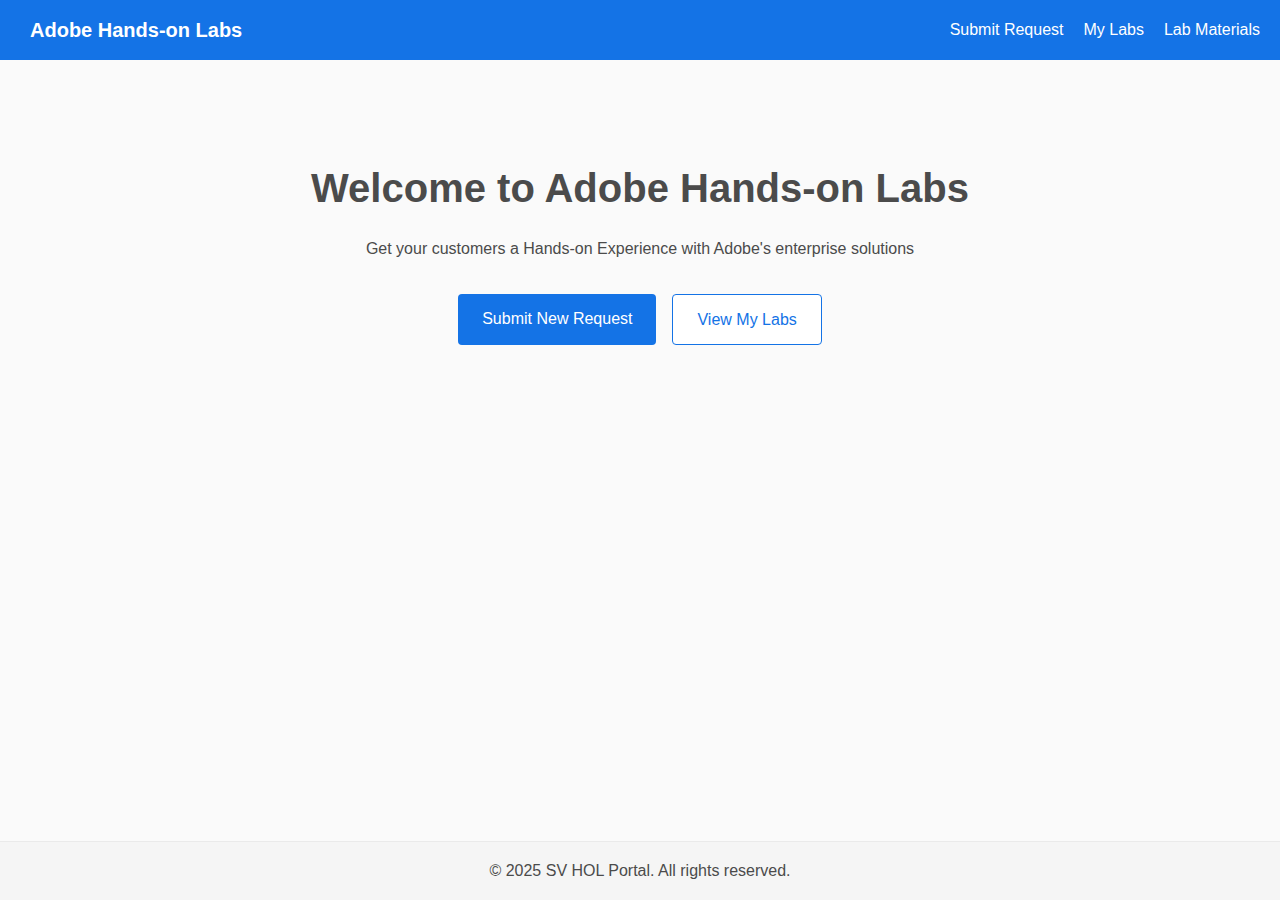
<file: web/index.html>
<!DOCTYPE html>
<html lang="en">
<head>
    <meta charset="UTF-8">
    <meta name="viewport" content="width=device-width, initial-scale=1.0">
    <title>Adobe Hands-on Labs</title>
    <link rel="stylesheet" href="css/style.css">
    <script src="https://alcdn.msauth.net/browser/2.30.0/js/msal-browser.min.js"></script>
</head>
<body>
    <!-- <header class="header">
        <nav class="nav-container">
            <div class="logo">Adobe Hands-on Labs</div>
            <div class="nav-right">
                <span id="welcomeMessage" style="display: none;"></span>
                <button id="loginButton">Sign In</button>
                <button id="logoutButton" style="display: none;">Sign Out</button>
            </div>
        </nav>
    </header> -->

        <header>
            <h1 class="site-title">Adobe Hands-on Labs</h1>
            <nav class="nav-container">
                <ul class="nav-list">
                    <li><a href="submit.html">Submit Request</a></li>
                    <li><a href="mylabs.html">My Labs</a></li>
                    <li><a href="materials.html">Lab Materials</a></li>
                </ul>
            </nav>
        </header>

    <main class="main-content">
        <div class="welcome-section">
            <h1>Welcome to Adobe Hands-on Labs</h1>
            <p>Get your customers a Hands-on Experience with Adobe's enterprise solutions</p>
            <div class="action-buttons">
                <a href="pages/submit.html" class="btn btn-primary">Submit New Request</a>
                <a href="pages/mylabs.html" class="btn btn-secondary">View My Labs</a>
            </div>
        </div>
    </main>

    <footer class="footer">
        <p>&copy; 2025 SV HOL Portal. All rights reserved.</p>
    </footer>

    <script src="js/main.js"></script>
    <script src="js/auth/authConfig.js"></script>
    <script src="js/auth/authService.js"></script>
    <script>
        const authService = new AuthService();

        document.getElementById('loginButton').addEventListener('click', () => {
            authService.login();
        });

        document.getElementById('logoutButton').addEventListener('click', () => {
            authService.logout();
        });
    </script>
</body>
</html>
</file>
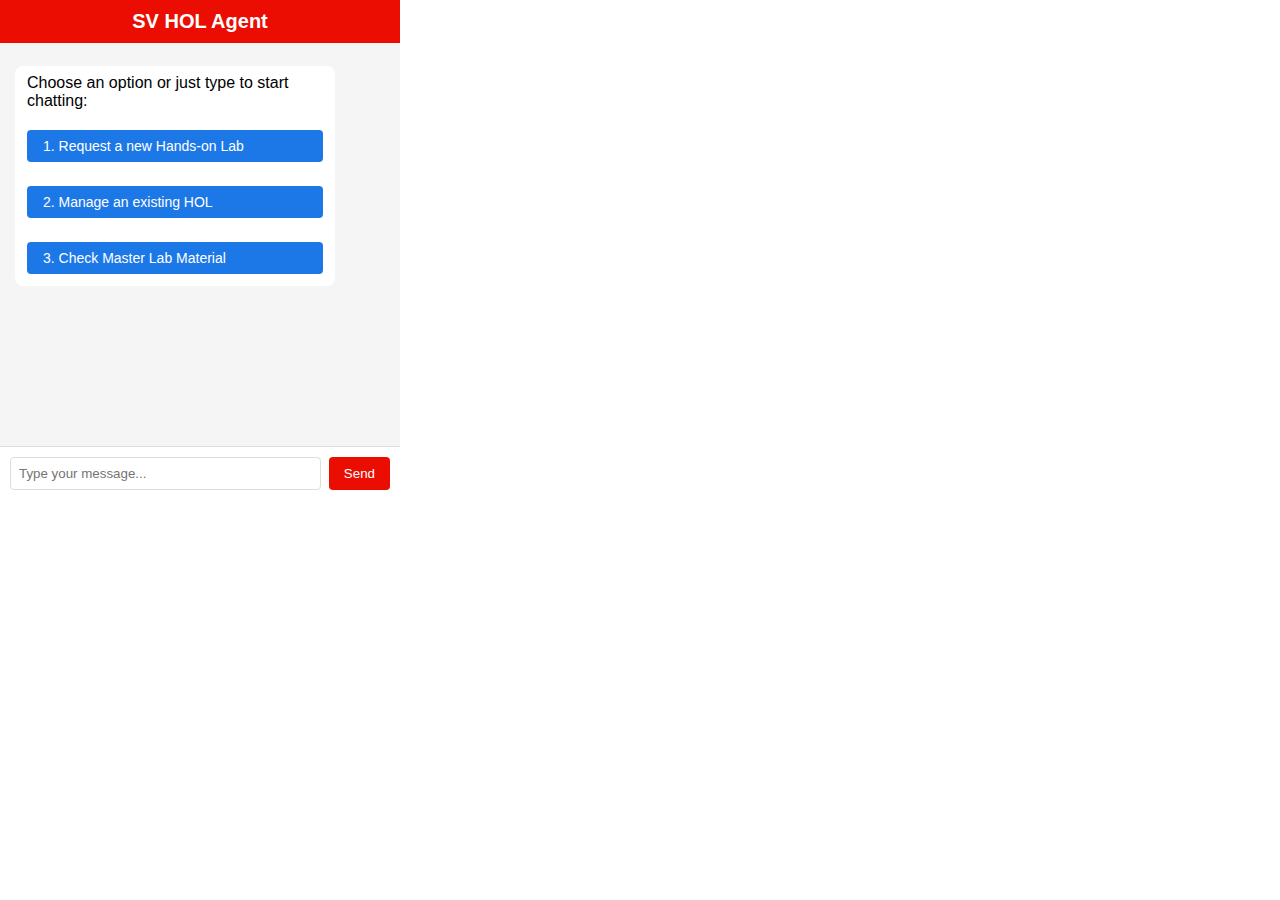
<file: popup.html>
<!DOCTYPE html>
<html>
<head>
  <title>HOL - Hands on Labs</title>
  <link rel="stylesheet" type="text/css" href="styles.css">
</head>
<body>
  <div class="chat-container">
    <div class="chat-header">
      <h1>SV HOL Agent</h1>
      <button id="clearChat" class="clear-button">Clear History</button>
    </div>
    <div class="chat-messages" id="chatMessages">
      <!-- Messages will be inserted here -->
    </div>
    <div class="chat-input-container">
      <input type="text" id="userInput" placeholder="Type your message...">
      <button id="sendButton">Send</button>
    </div>
  </div>
  <script src="popup.js"></script>
</body>
</html>
</file>
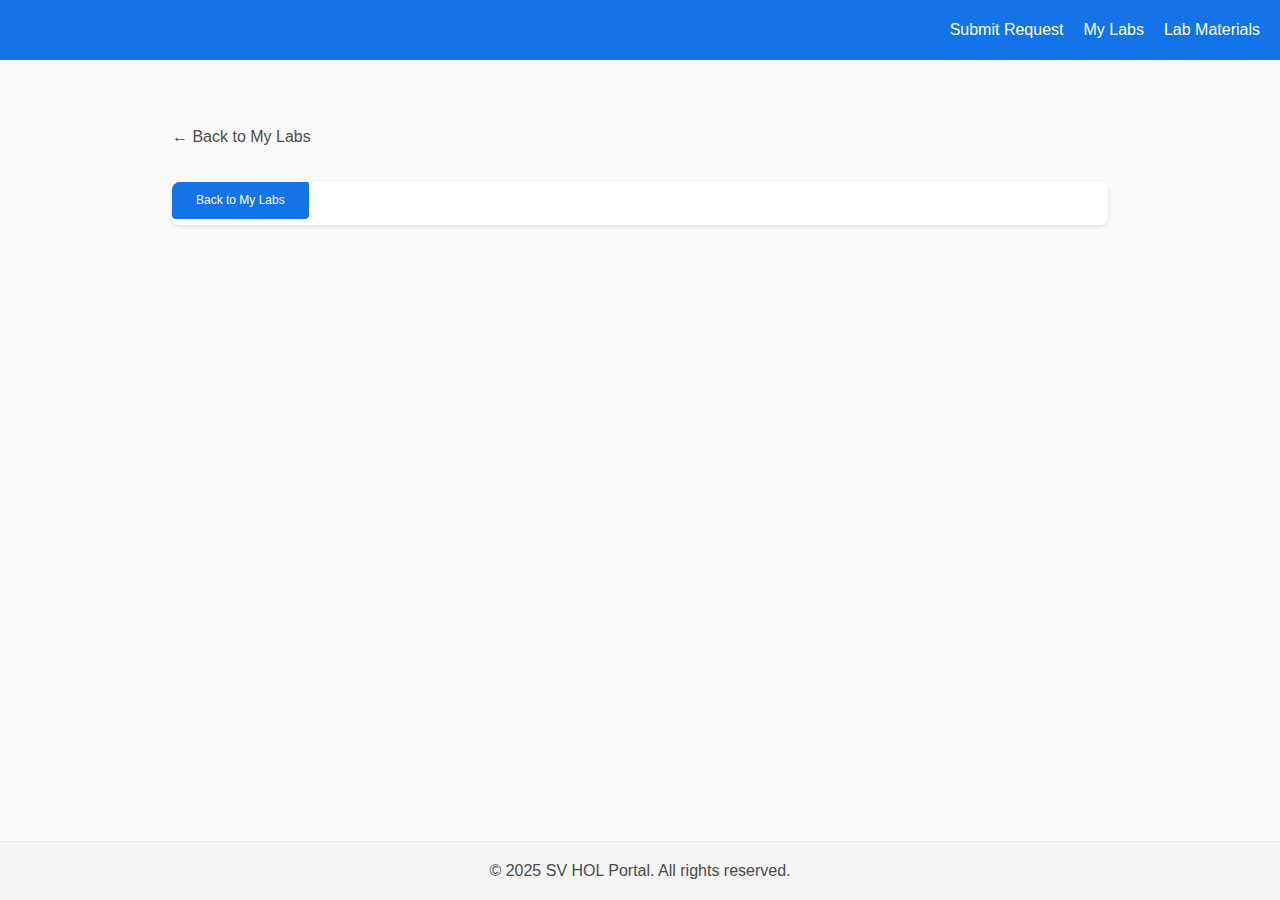
<file: web/pages/detail.html>
<!DOCTYPE html>
<html lang="en">
<head>
    <meta charset="UTF-8">
    <meta name="viewport" content="width=device-width, initial-scale=1.0">
    <title>Lab Details - Adobe Hands-on Labs</title>
    <link rel="stylesheet" href="../css/style.css">
    <link rel="stylesheet" href="../css/pages/detail.css">
</head>
<body>
    <header class="header">
        <nav class="nav-container">
            <ul class="nav-list">
                <li><a href="submit.html">Submit Request</a></li>
                <li><a href="mylabs.html">My Labs</a></li>
                <li><a href="materials.html">Lab Materials</a></li>
            </ul>
        </nav>
    </header>

    <main class="main-content">
        <div class="detail-container">
            <div class="back-link">
                <a href="mylabs.html">&larr; Back to My Labs</a>
            </div>

            <div class="lab-detail-content">
                <!-- Content will be populated by JavaScript -->
            </div>
        </div>
    </main>

    <footer class="footer">
        <p>&copy; 2025 SV HOL Portal. All rights reserved.</p>
    </footer>

    <!-- Extension Confirmation Modal -->
    <div id="extensionModal" class="modal">
        <div class="modal-content">
            <div class="modal-header">
                <h2>Request Extension</h2>
                <button class="modal-close" onclick="labDetail.closeExtensionModal()">&times;</button>
            </div>
            <div class="modal-body">
                <p>Are you sure you want to request an extension for this lab?</p>
            </div>
            <div class="modal-actions">
                <button class="btn btn-secondary" onclick="labDetail.closeExtensionModal()">Cancel</button>
                <button class="btn btn-primary" onclick="labDetail.confirmExtension()">Confirm</button>
            </div>
        </div>
    </div>

    <!-- Extension Success Modal -->
    <div id="extensionSuccessModal" class="modal">
        <div class="modal-content success-modal">
            <div class="modal-header">
                <h2>Success</h2>
                <button class="modal-close" onclick="labDetail.closeExtensionSuccessModal()">&times;</button>
            </div>
            <div class="modal-body">
                <div class="success-icon">✓</div>
                <p>Extension request submitted successfully!</p>
            </div>
            <div class="modal-actions">
                <button class="btn btn-primary" onclick="labDetail.closeExtensionSuccessModal()">Close</button>
            </div>
        </div>
    </div>

    <script src="../js/pages/detail.js"></script>
</body>
</html>
</file>
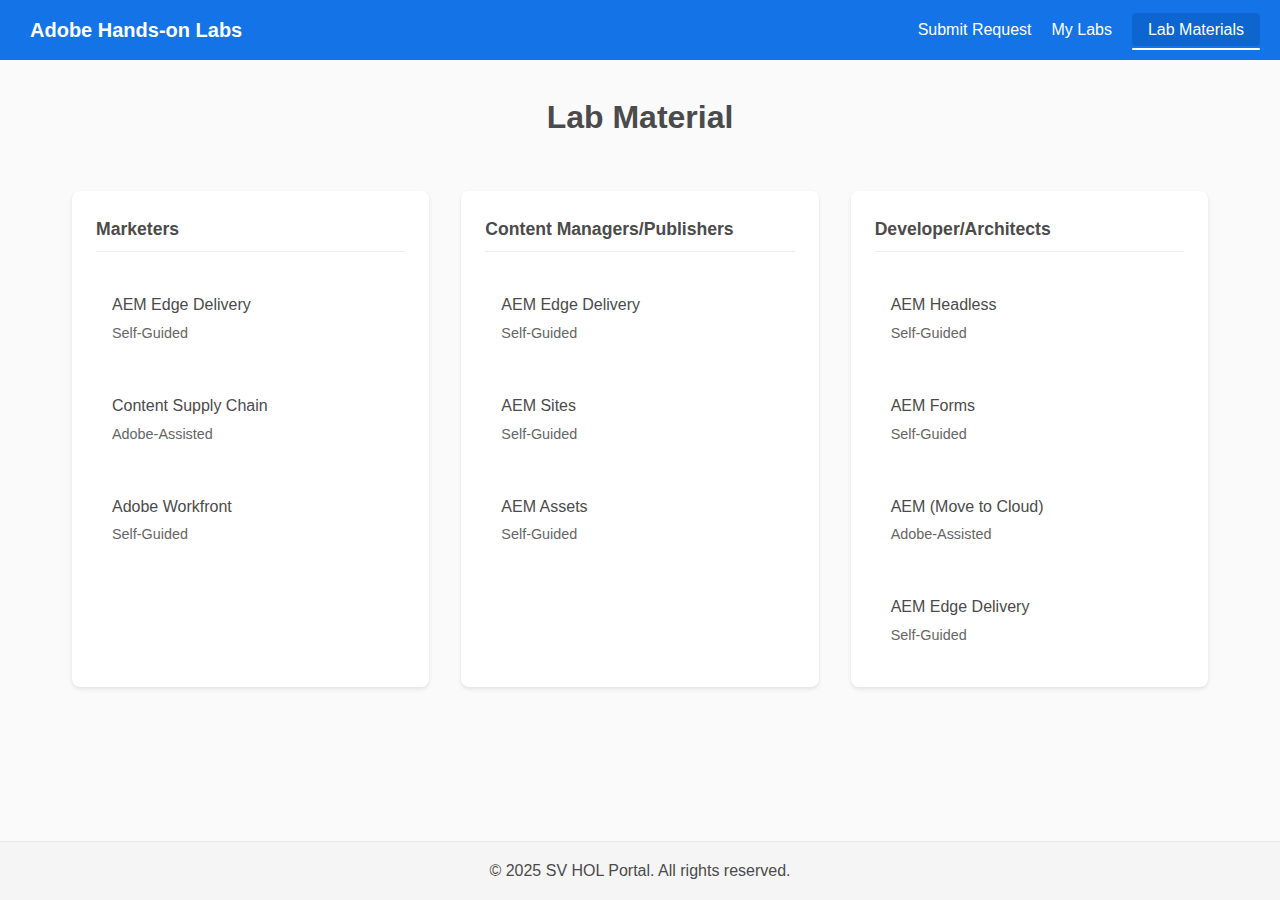
<file: web/pages/materials.html>
<!DOCTYPE html>
<html lang="en">
<head>
    <meta charset="UTF-8">
    <meta name="viewport" content="width=device-width, initial-scale=1.0">
    <title>Self-Guided Lab Material - Adobe Lab Manager</title>
    <link rel="stylesheet" href="../css/style.css">
    <link rel="stylesheet" href="../css/pages/materials.css">
</head>
<body>
   <!--  <header class="header">
        <div class="nav-container">
            <h1 class="site-title">
                <a href="/web/index.html">Adobe Hands-on Labs</a>
            </h1>
            <nav class="nav-menu">
                <ul class="nav-list">
                    <li><a href="submit.html">Submit Request</a></li>
                    <li><a href="mylabs.html">My Labs</a></li>
                    <li><a href="materials.html" class="active">Lab Materials</a></li>
                    <li class="help-popup">
                        <a href="#" id="helpLink">Help</a>
                        <div class="popup-content" id="helpPopup">
                            <p>Need assistance? Email us at <a href="mailto:hol@adobe.com">hol@adobe.com</a></p>
                        </div>
                    </li>
                </ul>
            </nav>
        </div>
    </header> -->

        <header>
            <h1 class="site-title">Adobe Hands-on Labs</h1>
            <nav class="nav-container">
                <ul class="nav-list">
                    <li><a href="submit.html">Submit Request</a></li>
                    <li><a href="mylabs.html" >My Labs</a></li>
                    <li><a href="materials.html" class="active">Lab Materials</a></li>
                </ul>
            </nav>
        </header>

    <main class="materials-container">
        <h1>Lab Material</h1>
        
        <div class="materials-grid">
            <!-- Marketers First -->
            <div class="material-category">
                <h2>Marketers</h2>
                <ul class="material-list">
                    <li>
                        <a href="http://adobe.com/go/eds" class="material-link" target="_blank">
                            <span class="material-title">AEM Edge Delivery</span>
                            <span class="material-meta">Self-Guided</span>
                        </a>
                    </li>
                    <li>
                        <a href="http://adobe.com/go/csc" class="material-link" target="_blank">
                            <span class="material-title">Content Supply Chain</span>
                            <span class="material-meta">Adobe-Assisted</span>
                        </a>
                    </li>
                    <li>
                        <a href="https://adobe.com/go/workfront" class="material-link" target="_blank">
                            <span class="material-title">Adobe Workfront</span>
                            <span class="material-meta">Self-Guided</span>
                        </a>
                    </li>
                </ul>
            </div>

            <!-- Content Managers/Publishers Second -->
            <div class="material-category">
                <h2>Content Managers/Publishers</h2>
                <ul class="material-list">
                    <li>
                        <a href="http://adobe.com/go/eds" class="material-link" target="_blank">
                            <span class="material-title">AEM Edge Delivery</span>
                            <span class="material-meta">Self-Guided</span>
                        </a>
                    </li>
                    <li>
                        <a href="http://adobe.com/go/aem-sites-hol" class="material-link" target="_blank">
                            <span class="material-title">AEM Sites</span>
                            <span class="material-meta">Self-Guided</span>
                        </a>
                    </li>
                    <li>
                        <a href="http://adobe.com/go/aem-assets-hol" class="material-link" target="_blank">
                            <span class="material-title">AEM Assets</span>
                            <span class="material-meta">Self-Guided</span>
                        </a>
                    </li>
                </ul>
            </div>

            <!-- Developers/Architects Last -->
            <div class="material-category">
                <h2>Developer/Architects</h2>
                <ul class="material-list">
                    <li>
                        <a href="http://adobe.com/go/aem-headless-hol" class="material-link" target="_blank">
                            <span class="material-title">AEM Headless</span>
                            <span class="material-meta">Self-Guided</span>
                        </a>
                    </li>
                    <li>
                        <a href="http://adobe.com/go/aem-forms-hol" class="material-link" target="_blank">
                            <span class="material-title">AEM Forms</span>
                            <span class="material-meta">Self-Guided</span>
                        </a>
                    </li>
                    <li>
                        <a href="http://adobe.com/go/move-to-cloud-hol" class="material-link" target="_blank">
                            <span class="material-title">AEM (Move to Cloud)</span>
                            <span class="material-meta">Adobe-Assisted</span>
                        </a>
                    </li>
                    <li>
                        <a href="http://adobe.com/go/eds" class="material-link" target="_blank">
                            <span class="material-title">AEM Edge Delivery</span>
                            <span class="material-meta">Self-Guided</span>
                        </a>
                    </li>
                    
                   
                  
                </ul>
            </div>
        </div>
    </main>

    <footer class="footer">
        <p>&copy; 2025 SV HOL Portal. All rights reserved.</p>
    </footer>

    <script src="../js/pages/materials.js"></script>
</body>
</html>
</file>
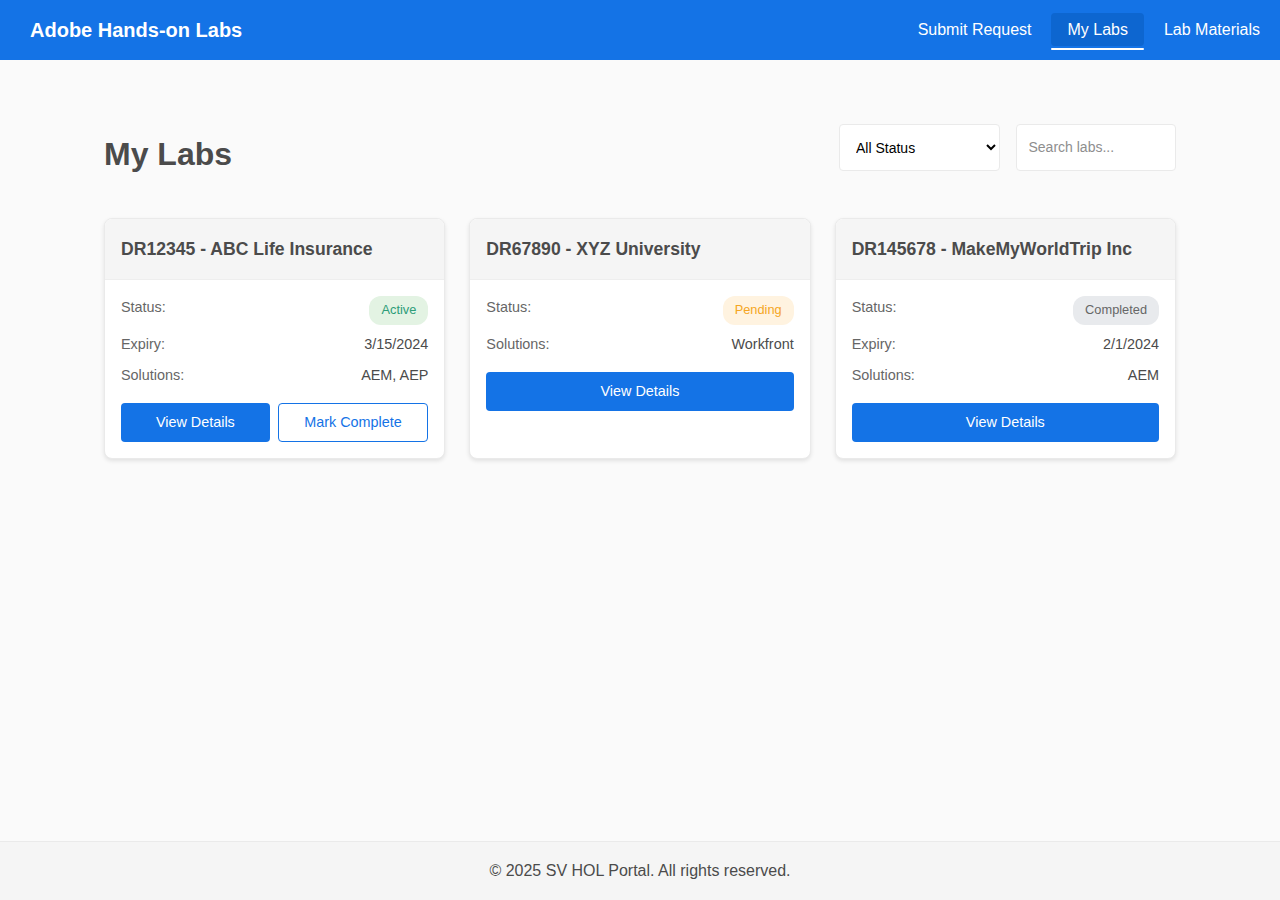
<file: web/pages/mylabs.html>
<!DOCTYPE html>
<html lang="en">
<head>
    <meta charset="UTF-8">
    <meta name="viewport" content="width=device-width, initial-scale=1.0">
    <title>My Labs - Adobe Hands-on Labs</title>
    <link rel="stylesheet" href="../css/style.css">
    <link rel="stylesheet" href="../css/pages/mylabs.css">
</head>
<body>
    <header>
        <h1 class="site-title">Adobe Hands-on Labs</h1>
        <nav class="nav-container">
            <ul class="nav-list">
                <li><a href="submit.html">Submit Request</a></li>
                <li><a href="mylabs.html" class="active">My Labs</a></li>
                <li><a href="materials.html">Lab Materials</a></li>
            </ul>
        </nav>
    </header>

    <main class="main-content">
        <div class="mylabs-container">
            <div class="page-header">
                <h1>My Labs</h1>
                <div class="filters">
                    <select id="statusFilter" class="filter-select">
                        <option value="all">All Status</option>
                        <option value="active">Active</option>
                        <option value="pending">Pending</option>
                        <option value="completed">Completed</option>
                    </select>
                    <input type="text" id="searchLabs" class="search-input" placeholder="Search labs...">
                </div>
            </div>

            <div class="labs-grid" id="labsGrid">
                <!-- Labs will be populated here -->
            </div>
        </div>
    </main>

    <footer class="footer">
        <p>&copy; 2025 SV HOL Portal. All rights reserved.</p>
    </footer>

    <!-- Add this modal structure at the end of body, before scripts -->
    <div id="confirmModal" class="modal">
        <div class="modal-content">
            <div class="modal-header">
                <h2>Are You Sure?</h2>
                <button class="modal-close" onclick="myLabs.closeModal('confirmModal')">×</button>
            </div>
            <div class="modal-body">
                <p>Are you sure you want to mark this lab as complete?</p>
            </div>
            <div class="modal-actions">
                <button class="btn btn-secondary" onclick="myLabs.closeModal('confirmModal')">Cancel</button>
                <button class="btn btn-primary" onclick="myLabs.confirmMarkComplete()">Yes, Mark Complete</button>
            </div>
        </div>
    </div>

    <script src="../js/pages/mylabs.js"></script>
</body>
</html>
</file>
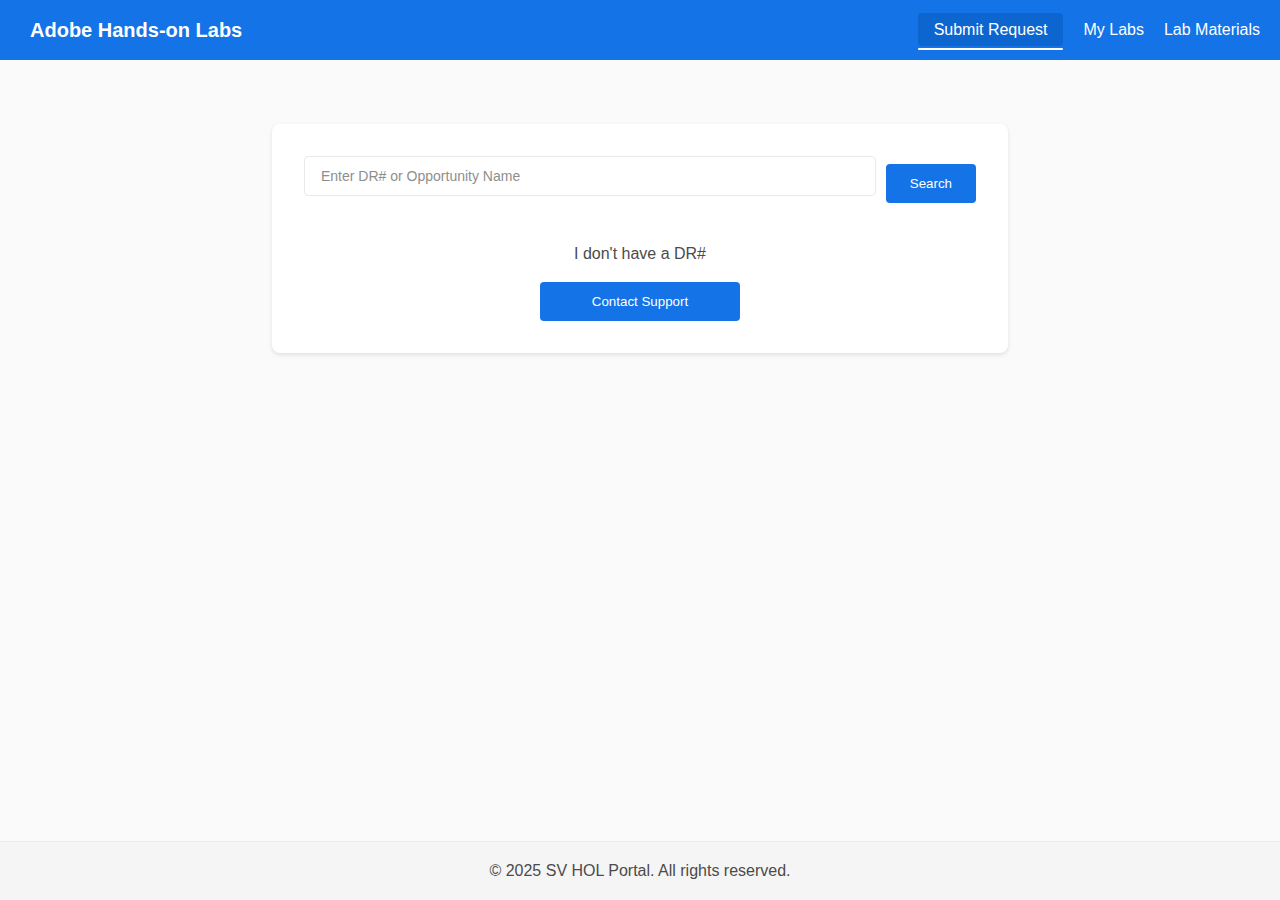
<file: web/pages/submit.html>
<!DOCTYPE html>
<html lang="en">
<head>
    <meta charset="UTF-8">
    <meta name="viewport" content="width=device-width, initial-scale=1.0">
    <title>Submit Request - Adobe Hands-on Labs</title>
    <link rel="stylesheet" href="../css/style.css">
    <link rel="stylesheet" href="../css/pages/submit.css">
</head>
<body>
    <header>
        <h1 class="site-title">Adobe Hands-on Labs</h1>
        <nav class="nav-container">
            <ul class="nav-list">
                <li><a href="submit.html" class="active">Submit Request</a></li>
                <li><a href="mylabs.html" >My Labs</a></li>
                <li><a href="materials.html">Lab Materials</a></li>
            </ul>
        </nav>
    </header>

    <main class="submit-container">
        <div class="search-section">
            <div class="search-container">
                <input type="text" id="searchInput" placeholder="Enter DR# or Opportunity Name">
                <button class="btn btn-primary">Search</button>
            </div>
            
            <div class="support-options">
                <p>I don't have a DR#</p>
                <button class="btn btn-primary" onclick="labRequestForm.contactSupport()">Contact Support</button>
            </div>
        </div>

        <div class="search-results" style="display: none;">
            <!-- Search results will be populated here -->
        </div>

        <div class="lab-request-form" style="display: none;">
            <!-- Lab request form will be populated here -->
        </div>
    </main>

    <footer class="footer">
        <p>&copy; 2025 SV HOL Portal. All rights reserved.</p>
    </footer>

    <script src="../js/pages/submit.js"></script>

    <!-- Support Modal -->
    <div id="supportModal" class="modal">
        <div class="modal-content support-modal">
            <div class="modal-header">
                <h2>Support Notification</h2>
                <button class="modal-close" onclick="labRequestForm.closeSupportModal()">&times;</button>
            </div>
            <div class="modal-body">
                <p>SV Manager has been notified.</p>
                <p>For urgent requests, slack: <strong>#hands-on-labs</strong></p>
            </div>
            <div class="modal-actions">
                <button class="btn btn-primary" onclick="labRequestForm.closeSupportModal()">Close</button>
            </div>
        </div>
    </div>

    <!-- Success Modal -->
    <div id="successModal" class="modal">
        <div class="modal-content success-modal">
            <div class="modal-header">
                <h2>Success</h2>
                <button class="modal-close" onclick="labRequestForm.closeSuccessModal()">&times;</button>
            </div>
            <div class="modal-body">
                <div class="success-icon">✓</div>
                <p>Lab request submitted successfully!</p>
            </div>
            <div class="modal-actions">
                <button class="btn btn-primary" onclick="labRequestForm.closeSuccessModal()">Close</button>
            </div>
        </div>
    </div>
</body>
</html>
</file>
<file: web/css/style.css>
:root {
    /* Adobe Spectrum Colors */
    --spectrum-blue: #1473E6;  /* Primary blue */
    --spectrum-blue-hover: #0D66D0;  /* Darker blue for hover */
    --spectrum-gray-50: #FFFFFF;  /* White */
    --spectrum-gray-75: #FAFAFA;  /* Near white */
    --spectrum-gray-100: #F5F5F5;  /* Light gray */
    --spectrum-gray-200: #EAEAEA;  /* Border color */
    --spectrum-gray-500: #8E8E8E;  /* Medium gray */
    --spectrum-gray-700: #4B4B4B;  /* Dark gray for text */
    --spectrum-red: #D7373F;      /* For errors/alerts */
    --spectrum-green: #2D9D78;    /* For success states */
}

* {
    margin: 0;
    padding: 0;
    box-sizing: border-box;
}

html, body {
    height: 100%;
    margin: 0;
    background-color: var(--spectrum-gray-75);
    color: var(--spectrum-gray-700);
}

body {
    display: flex;
    flex-direction: column;
    min-height: 100vh;
    position: relative;
    font-family: adobe-clean, 'Source Sans Pro', -apple-system, BlinkMacSystemFont, 'Segoe UI', Roboto, sans-serif;
    line-height: 1.6;
}

.main-nav {
    background-color: var(--spectrum-blue);
    padding: 1rem 2rem;
    display: flex;
    justify-content: space-between;
    align-items: center;
    color: var(--spectrum-gray-50);
}

.logo {
    font-size: 1.5rem;
    font-weight: bold;
}

.nav-links {
    display: flex;
    list-style: none;
    gap: 2rem;
}

.nav-links a {
    color: var(--spectrum-gray-50);
    text-decoration: none;
    padding: 0.5rem 1rem;
    border-radius: 4px;
    transition: background-color 0.3s;
}

.nav-links a:hover {
    background-color: var(--spectrum-blue-hover);
}

.main-content {
    max-width: 1200px;
    margin: 0 auto;
    padding: 2rem;
}

.welcome-section {
    text-align: center;
    padding: 4rem 0;
}

.welcome-section h1 {
    font-size: 2.5rem;
    margin-bottom: 1rem;
}

.action-buttons {
    margin-top: 2rem;
    display: flex;
    gap: 1rem;
    justify-content: center;
}

.btn {
    padding: 0.75rem 1.5rem;
    border-radius: 4px;
    text-decoration: none;
    font-weight: 500;
    transition: background-color 0.3s;
}

.btn-primary {
    background-color: var(--spectrum-blue);
    color: var(--spectrum-gray-50);
    border: none;
}

.btn-primary:hover {
    background-color: var(--spectrum-blue-hover);
}

.btn-secondary {
    background-color: var(--spectrum-gray-50);
    color: var(--spectrum-blue);
    border: 1px solid var(--spectrum-blue);
}

.btn-secondary:hover {
    background-color: var(--spectrum-gray-100);
}

.btn:hover {
    opacity: 0.9;
}

footer {
    text-align: center;
    padding: 2rem;
    background-color: var(--spectrum-gray-100);
    margin-top: auto;
}

.active {
    background-color: var(--spectrum-gray-200);
}

.dr-result-item {
    display: flex;
    justify-content: space-between;
    align-items: center;
    padding: 1rem;
    border: 1px solid var(--spectrum-gray-200);
    border-radius: 4px;
    margin-bottom: 1rem;
}

.dr-result-item:last-child {
    margin-bottom: 0;
}

.no-results {
    text-align: center;
    color: var(--spectrum-gray-500);
    padding: 1rem;
}

/* Add these styles to your main style.css file to ensure they apply globally */

/* Base styles for all input elements */
input[type="text"],
input[type="email"],
input[type="search"],
input[type="password"],
textarea,
select {
    width: 100% !important;
    padding: 12px !important;
    margin-bottom: 15px !important;
    border: 1px solid var(--spectrum-gray-200) !important;
    border-radius: 4px !important;
    font-size: 14px !important;
    line-height: 1.5 !important;
    font-family: inherit !important;
    background-color: var(--spectrum-gray-50) !important;
    transition: border-color 0.2s ease-in-out !important;
}

/* Focus states */
input[type="text"]:focus,
input[type="email"]:focus,
input[type="search"]:focus,
input[type="password"]:focus,
textarea:focus,
select:focus {
    outline: none !important;
    border-color: var(--spectrum-blue) !important;
    box-shadow: 0 0 0 2px rgba(44, 119, 216, 0.2) !important;
}

/* Specific styles for textareas */
textarea {
    min-height: 100px !important;
    resize: vertical !important;
}

/* Search input specific styles */
.search-container input[type="text"],
.search-container input[type="search"] {
    min-width: 300px !important;
    height: 40px !important;
    padding-left: 16px !important;
    padding-right: 16px !important;
}

/* Form group styling */
.form-group {
    margin-bottom: 20px !important;
}

.form-group label {
    display: block !important;
    margin-bottom: 8px !important;
    font-weight: 500 !important;
    color: var(--spectrum-gray-700) !important;
}

/* Modal input styling */
.modal-body input[type="text"],
.modal-body input[type="email"],
.modal-body textarea {
    width: 100% !important;
    margin-bottom: 16px !important;
}

/* Error states */
input.error,
textarea.error {
    border-color: var(--spectrum-red) !important;
    background-color: rgba(255, 0, 0, 0.02) !important;
}

.error-message {
    color: var(--spectrum-red) !important;
    font-size: 12px !important;
    margin-top: -10px !important;
    margin-bottom: 15px !important;
}

/* Placeholder styling */
::placeholder {
    color: var(--spectrum-gray-500) !important;
    opacity: 1 !important;
}

/* Disabled state */
input:disabled,
textarea:disabled,
select:disabled {
    background-color: var(--spectrum-gray-100) !important;
    cursor: not-allowed !important;
    opacity: 0.7 !important;
}

/* Add these styles for better checkbox appearance */
.solution-checkbox {
    display: flex;
    align-items: center;
    gap: 8px;
    padding: 10px;
    border: 1px solid var(--spectrum-gray-200);
    border-radius: 6px;
    cursor: pointer;
    transition: all 0.2s ease;
    background: var(--spectrum-gray-50);
    margin-bottom: 8px;
}

.solution-checkbox:hover {
    background-color: var(--spectrum-gray-100);
    border-color: var(--spectrum-blue);
}

.solution-checkbox input[type="checkbox"] {
    appearance: none;
    -webkit-appearance: none;
    width: 20px;
    height: 20px;
    border: 2px solid var(--spectrum-gray-500);
    border-radius: 4px;
    margin: 0;
    cursor: pointer;
    position: relative;
    transition: all 0.2s ease;
}

.solution-checkbox input[type="checkbox"]:checked {
    background-color: var(--spectrum-blue);
    border-color: var(--spectrum-blue);
}

.solution-checkbox input[type="checkbox"]:checked::after {
    content: '✓';
    position: absolute;
    color: var(--spectrum-gray-50);
    font-size: 14px;
    top: 50%;
    left: 50%;
    transform: translate(-50%, -50%);
}

.solution-checkbox span {
    font-size: 14px;
    color: var(--spectrum-gray-700);
}

.solutions-grid {
    display: grid;
    grid-template-columns: repeat(auto-fill, minmax(200px, 1fr));
    gap: 12px;
    margin: 15px 0;
}

/* Header styling */
.header {
    display: flex;
    align-items: center;
    justify-content: space-between;
    background-color: var(--spectrum-blue);
    padding: 0 20px;
    min-height: 60px;
}

.site-title {
    display: block;
    margin: 0;
    padding: 10px;
    color: white;
    font-size: 20px;
    flex: 0 0 auto;  /* Prevent title from shrinking */
    margin-right: 40px;  /* Add space between title and navigation */
}

.site-title a {
    color: var(--spectrum-gray-50) !important;
    text-decoration: none;
    transition: opacity 0.2s ease;
}

.site-title a:hover {
    opacity: 0.9;
}

nav {
    display: flex;
    gap: 20px;  /* Consistent spacing between nav items */
    align-items: center;
    margin-left: auto;  /* Push navigation to the right */
}

.nav-list {
    display: flex;
    gap: 40px;
    list-style: none;
    margin: 0;
    padding: 0;
}

.nav-list li a {
    color: var(--spectrum-gray-50);
    text-decoration: none;
    font-weight: 500;
    font-size: 16px;
    padding: 8px 0;
    position: relative;
    transition: opacity 0.2s ease;
}

.nav-list li a:hover {
    opacity: 0.8;
}

.nav-list li a.active::after {
    content: '';
    position: absolute;
    bottom: -4px;
    left: 0;
    width: 100%;
    height: 2px;
    background-color: var(--spectrum-gray-50);
    border-radius: 2px;
}

/* Help popup styles */
.help-popup {
    position: relative;
    display: inline-block;
}

.help-popup .popup-content {
    display: none;
    position: absolute;
    right: 0;
    top: 100%;
    background-color: var(--spectrum-gray-50);
    padding: 15px;
    border-radius: 4px;
    box-shadow: 0 2px 10px rgba(0,0,0,0.1);
    width: 250px;
    margin-top: 10px;
    z-index: 1000;
}

.help-popup .popup-content::before {
    content: '';
    position: absolute;
    top: -8px;
    right: 20px;
    border-left: 8px solid transparent;
    border-right: 8px solid transparent;
    border-bottom: 8px solid var(--spectrum-gray-50);
}

.help-popup .popup-content.show {
    display: block;
}

.help-popup .popup-content p {
    margin: 0;
    color: var(--spectrum-gray-700);
    font-size: 14px;
}

.help-popup .popup-content a {
    color: var(--spectrum-blue);
    text-decoration: none;
}

.help-popup .popup-content a:hover {
    text-decoration: underline;
}

/* Main content wrapper */
main {
    flex: 1 0 auto;
    width: 100%;
    padding: 2rem 0;
    min-height: calc(100vh - 140px); /* Adjust based on header + footer height */
}

/* Footer styles */
.footer {
    width: 100%;
    background-color: var(--spectrum-gray-100);
    padding: 1rem 0;
    text-align: center;
    border-top: 1px solid var(--spectrum-gray-200);
    margin-top: auto;
    position: sticky;
    bottom: 0;
}

/* If needed, also add this to ensure no color inheritance */
.header .site-title {
    color: var(--spectrum-gray-50) !important;
}

/* Modal styles */
.modal {
    display: none;
    position: fixed;
    top: 0;
    left: 0;
    width: 100%;
    height: 100%;
    background-color: rgba(0, 0, 0, 0.5);
    z-index: 1000;
}

.modal-content {
    position: relative;
    background-color: #fff;
    margin: 15% auto;
    padding: 20px;
    width: 80%;
    max-width: 500px;
    border-radius: 4px;
    box-shadow: 0 2px 8px rgba(0, 0, 0, 0.2);
}

.modal-header {
    display: flex;
    justify-content: space-between;
    align-items: center;
    margin-bottom: 20px;
}

.modal-close {
    background: none;
    border: none;
    font-size: 24px;
    cursor: pointer;
    color: #666;
}

.modal-actions {
    display: flex;
    justify-content: flex-end;
    gap: 10px;
    margin-top: 20px;
}

.success-modal .modal-body {
    text-align: center;
    padding: 30px 20px;
}

.success-icon {
    width: 60px;
    height: 60px;
    background-color: var(--spectrum-green);
    border-radius: 50%;
    color: var(--spectrum-gray-50);
    font-size: 36px;
    line-height: 60px;
    margin: 0 auto 20px;
}

.modal-header h2 {
    margin: 0;
    font-size: 20px;
    color: var(--spectrum-gray-700);
}

.modal-body {
    padding: 20px;
}

.modal-body p {
    margin: 0;
    line-height: 1.5;
}

.nav-right {
    display: flex;
    align-items: center;
    gap: 1rem;
}

#welcomeMessage {
    margin-right: 1rem;
    color: var(--spectrum-gray-700);
}

#loginButton,
#logoutButton {
    padding: 0.5rem 1rem;
    border: none;
    border-radius: 4px;
    cursor: pointer;
    background-color: var(--spectrum-blue);
    color: var(--spectrum-gray-50);
}

#loginButton:hover,
#logoutButton:hover {
    background-color: var(--spectrum-blue-hover);
}

.search-result {
    background-color: var(--spectrum-gray-50);
    border: 1px solid var(--spectrum-gray-200);
}

.lab-card {
    background-color: var(--spectrum-gray-50);
    border: 1px solid var(--spectrum-gray-200);
}

.status-active {
    color: var(--spectrum-green);
}

.status-completed {
    color: var(--spectrum-gray-500);
}

.success-message {
    color: var(--spectrum-green);
}

nav a {
    color: var(--spectrum-gray-50);
    text-decoration: none;
    padding: 8px 16px;
}

nav a:hover {
    background-color: var(--spectrum-blue-hover);
}

/* Update active link styles */
nav a.active,
.nav-list a.active {
    background-color: var(--spectrum-blue-hover);
    border-radius: 4px;
    color: white;
    padding: 8px 16px;
}

/* Hover state for non-active links */
nav a:hover:not(.active),
.nav-list a:hover:not(.active) {
    background-color: var(--spectrum-blue-hover);
    border-radius: 4px;
}

/* Inline validation messages */
.validation-message {
    color: var(--spectrum-red);
    font-size: 12px;
    margin-top: 4px;
    display: none;
}

.form-group {
    margin-bottom: 16px;
    position: relative;
}

input.error {
    border-color: var(--spectrum-red);
}

/* Success message styles */
.inline-success {
    color: var(--spectrum-green);
    font-size: 12px;
    margin-top: 4px;
}

/* Add this if not already present */
.loader {
    border: 4px solid #f3f3f3;
    border-top: 4px solid #1473e6;
    border-radius: 50%;
    width: 20px;
    height: 20px;
    animation: spin 1s linear infinite;
    margin: 10px auto;
}

@keyframes spin {
    0% { transform: rotate(0deg); }
    100% { transform: rotate(360deg); }
}

/* Add these styles for the loader overlay */
.modal-overlay {
    position: absolute;
    top: 0;
    left: 0;
    right: 0;
    bottom: 0;
    background: rgba(255, 255, 255, 0.8);
    display: flex;
    flex-direction: column;  /* Stack loader and text vertically */
    justify-content: center;
    align-items: center;
    z-index: 1000;
}

.loader {
    border: 4px solid #f3f3f3;
    border-top: 4px solid #1473e6;
    border-radius: 50%;
    width: 30px;
    height: 30px;
    animation: spin 1s linear infinite;
}

.loader-text {
    margin-top: 10px;
    color: #444;
    font-size: 14px;
}

header {
    /* Make sure header has enough height and proper flex layout */
    display: flex;
    align-items: center;
    justify-content: space-between;
    background-color: var(--spectrum-blue);
    padding: 0 20px;
    min-height: 60px;
}

/* Add these specific styles without modifying existing header styles */
.nav-container {
    display: flex;
    align-items: center;
    justify-content: space-between;
    /*width: 100%;*/
}

.nav-menu {
    margin-left: auto;
}

.nav-list {
    display: flex;
    list-style: none;
    margin: 0;
    padding: 0;
    gap: 20px;
}

.nav-list li {
    margin: 0;
}

.nav-list a {
    color: white;
    text-decoration: none;
    padding: 8px 16px;
}
</file>
<file: styles.css>
body {
  margin: 0;
  padding: 0;
  font-family: Arial, sans-serif;
}

.chat-container {
  width: 400px;
  height: 500px;
  display: flex;
  flex-direction: column;
}

.chat-header {
  background-color: #ec0d02;
  color: white;
  padding: 10px;
  text-align: center;
}

.chat-header h1 {
  margin: 0;
  font-size: 20px;
}

.chat-messages {
  flex-grow: 1;
  padding: 15px;
  overflow-y: auto;
  background-color: #f5f5f5;
}

.chat-input-container {
  display: flex;
  padding: 10px;
  background-color: white;
  border-top: 1px solid #ddd;
}

#userInput {
  flex-grow: 1;
  padding: 8px;
  border: 1px solid #ddd;
  border-radius: 4px;
  margin-right: 8px;
}

#sendButton {
  background-color: #ec0d02;
  color: white;
  border: none;
  border-radius: 4px;
  padding: 8px 15px;
  cursor: pointer;
}

#sendButton:hover {
  background-color: #d10b01;
}

.bot-message, .user-message {
  margin: 8px 0;
  padding: 8px 12px;
  border-radius: 8px;
  max-width: 80%;
}

.bot-message {
  background-color: white;
  align-self: flex-start;
}

.user-message {
  background-color: #ec0d02;
  color: white;
  align-self: flex-end;
  margin-left: auto;
}

.options-container {
  display: flex;
  flex-direction: column;
  gap: 8px;
}

/* Primary buttons (main actions, initial options) */
.primary-button {
  background-color: #ec0d02;
  color: white;
  border: none;
  border-radius: 4px;
  padding: 8px 16px;
  cursor: pointer;
  transition: background-color 0.2s;
}

.primary-button:hover {
  background-color: #d10b01;
}

/* Secondary buttons (in-chat options) */
.option-button {
  background-color: #1473e6f5;
  border: none;
  border-radius: 4px;
  padding: 8px 12px;
  text-align: left;
  cursor: pointer;
  transition: background-color 0.2s;
  font-size: 14px;
  color: white;
  margin: 4px 0;
}

.option-button:hover {
  background-color: #0d66d0;
  color: white;
}

/* Confirmation buttons (like "Yes, Send TOU", "Confirm Selection") */
.confirm-button {
  background-color: #1473e6f5;
  border: none;
  color: white;
  border-radius: 4px;
  padding: 8px 16px;
  cursor: pointer;
  transition: background-color 0.2s;
  width: 100%;
  margin-top: 8px;
}

.confirm-button:hover {
  background-color: #0d66d0;
}

.chat-messages {
  display: flex;
  flex-direction: column;
  flex-grow: 1;
  padding: 15px;
  overflow-y: auto;
  background-color: #f5f5f5;
}

.email-link {
  color: #ec0d02;
  text-decoration: none;
}

.email-link:hover {
  text-decoration: underline;
}

.bot-message a {
  color: #ec0d02;
}

.checkbox-options {
  display: flex;
  flex-direction: column;
  gap: 10px;
  margin: 10px 0;
  background-color: white;
  padding: 12px;
  border-radius: 8px;
}

.checkbox-wrapper {
  display: flex;
  align-items: center;
  gap: 8px;
}

.checkbox-wrapper input[type="checkbox"] {
  width: 18px;
  height: 18px;
  cursor: pointer;
}

.checkbox-wrapper label {
  cursor: pointer;
  font-size: 14px;
}

.invalid-email {
  color: #e34850;
  font-size: 12px;
  margin-top: 4px;
}

.lab-materials {
    background-color: white;
    border-radius: 8px;
    padding: 16px;
    margin: 8px 0;
}

.materials-header {
    color: #333;
    margin: 0 0 12px 0;
    font-size: 16px;
    border-bottom: 1px solid #eee;
    padding-bottom: 8px;
}

.materials-section {
    margin-bottom: 20px;
}

.materials-section:last-child {
    margin-bottom: 0;
}

.material-item {
    margin: 12px 0;
    padding: 8px;
    background-color: #f8f8f8;
    border-radius: 4px;
    display: flex;
    flex-direction: column;
    gap: 4px;
}

.material-title {
    font-weight: 600;
    color: #333;
}

.material-link {
    color: #ec0d02;
    text-decoration: none;
    font-family: monospace;
    font-size: 13px;
}

.material-link:hover {
    text-decoration: underline;
}

.bot-message button {
    margin-top: 12px;
    padding: 8px 16px;
    background-color: #ec0d02;
    color: white;
    border: none;
    border-radius: 4px;
    cursor: pointer;
    transition: background-color 0.2s;
}

.bot-message button:hover {
    background-color: #d10b01;
}

.tou-link {
    color: #ec0d02;
    text-decoration: none;
    font-weight: 500;
}

.tou-link:hover {
    text-decoration: underline;
}

.bot-message ul {
    margin: 8px 0;
    padding-left: 20px;
}

.bot-message li {
    margin: 4px 0;
}

.summary-container {
    background-color: #f8f8f8;
    padding: 12px;
    border-radius: 4px;
    margin: 8px 0;
}

.summary-title {
    font-weight: 600;
    margin-bottom: 8px;
}

.summary-item {
    margin: 4px 0;
    line-height: 1.4;
}

.slack-link {
    color: #ec0d02;
    text-decoration: none;
    font-weight: 500;
}

.slack-link:hover {
    text-decoration: underline;
}

.env-link {
    color: #ec0d02;
    text-decoration: none;
    font-weight: 500;
}

.env-link:hover {
    text-decoration: underline;
}

.env-detail {
    margin: 8px 0;
    display: flex;
    align-items: baseline;
    gap: 8px;
}

.detail-label {
    font-weight: 600;
    min-width: 120px;
    color: #444;
}

.detail-value {
    color: #666;
}

.status-active {
    color: #2d9d78;
    font-weight: 500;
}

.status-inactive {
    color: #b4b4b4;
    font-weight: 500;
}

.expiry-warning {
    color: #e68619;
    font-weight: 500;
}

.expiry-critical {
    color: #ec0d02;
    font-weight: 500;
}

.env-link {
    color: #ec0d02;
    text-decoration: none;
    font-weight: 500;
}

.env-link:hover {
    text-decoration: underline;
}

.summary-container {
    background-color: #f8f8f8;
    padding: 12px;
    border-radius: 4px;
    margin: 8px 0;
}

.loading-container {
    text-align: center;
    padding: 20px;
}

.loading-spinner {
    border: 3px solid #f3f3f3;
    border-radius: 50%;
    border-top: 3px solid #ec0d02;
    width: 24px;
    height: 24px;
    animation: spin 1s linear infinite;
    margin: 0 auto 12px;
}

.loading-text {
    color: #666;
}

@keyframes spin {
    0% { transform: rotate(0deg); }
    100% { transform: rotate(360deg); }
}

.clear-button {
    position: absolute;
    right: 10px;
    top: 10px;
    padding: 5px 10px;
    background-color: transparent;
    border: 1px solid white;
    color: white;
    border-radius: 4px;
    cursor: pointer;
}

.clear-button:hover {
    background-color: rgba(255, 255, 255, 0.1);
}

.message-content {
    margin-bottom: 8px;
}

/* Chat option buttons with blue background */
.chat-button {
    background-color: #1473e6f5 !important;  /* Using !important temporarily to verify styling */
    border: none;
    border-radius: 4px;
    padding: 8px 12px;
    text-align: left;
    cursor: pointer;
    transition: background-color 0.2s;
    font-size: 14px;
    color: white;
    margin: 4px 0;
    width: 100%;
}

.chat-button:hover {
    background-color: #0d66d0 !important;
    color: white;
}

/* Keep header and send button in Adobe red */
.chat-header {
    background-color: #ec0d02;
    color: white;
    padding: 10px;
    text-align: center;
}

#sendButton {
    background-color: #ec0d02;
    color: white;
    border: none;
    border-radius: 4px;
    padding: 8px 15px;
    cursor: pointer;
}
</file>
<file: web/css/pages/detail.css>
.detail-container {
    max-width: 1000px;
    margin: 0 auto;
    padding: 2rem;
}

.back-link {
    margin-bottom: 2rem;
}

.back-link a {
    color: var(--adobe-blue);
    text-decoration: none;
    display: inline-flex;
    align-items: center;
    gap: 0.5rem;
}

.back-link a:hover {
    text-decoration: underline;
}

.lab-detail-content {
    background: white;
    border-radius: 8px;
    box-shadow: 0 2px 4px rgba(0,0,0,0.1);
    overflow: hidden;
}

.detail-header {
    background-color: #f5f5f5;
    padding: 1.5rem;
    border-bottom: 1px solid #eee;
}

.detail-header h1 {
    margin: 0;
    font-size: 1.5rem;
}

.detail-status {
    margin-top: 0.5rem;
}

.detail-body {
    padding: 1.5rem;
}

.detail-section {
    margin-bottom: 2rem;
}

.detail-section:last-child {
    margin-bottom: 0;
}

.detail-section h2 {
    font-size: 1.2rem;
    margin-bottom: 1rem;
    padding-bottom: 0.5rem;
    border-bottom: 1px solid #eee;
}

.info-grid {
    display: grid;
    grid-template-columns: repeat(auto-fit, minmax(250px, 1fr));
    gap: 1rem;
}

.info-item {
    padding: 1rem;
    background-color: #f8f8f8;
    border-radius: 4px;
}

.info-label {
    font-size: 0.9rem;
    color: #666;
    margin-bottom: 0.25rem;
}

.info-value {
    font-weight: 500;
}

.info-value.url {
    color: var(--adobe-blue);
    word-break: break-all;
}

.users-list {
    display: flex;
    flex-wrap: wrap;
    gap: 0.5rem;
}

.user-tag {
    background-color: #f0f0f0;
    padding: 0.25rem 0.75rem;
    border-radius: 16px;
    font-size: 0.9rem;
}

.actions-grid {
    display: grid;
    grid-template-columns: repeat(auto-fit, minmax(200px, 1fr));
    gap: 1rem;
    margin-top: 1rem;
}

.action-card {
    background-color: #f8f8f8;
    padding: 1rem;
    border-radius: 4px;
    text-align: center;
}

.action-card h3 {
    font-size: 1rem;
    margin-bottom: 0.5rem;
}

.action-card p {
    font-size: 0.9rem;
    color: #666;
    margin-bottom: 1rem;
}

/* Modal styles for lab detail page */
.modal {
    display: none;
    position: fixed;
    top: 0;
    left: 0;
    right: 0;
    bottom: 0;
    background-color: rgba(0, 0, 0, 0.5);
    z-index: 1000;
    opacity: 0;
    transition: opacity 0.3s ease;
    /* Flexbox centering */
    align-items: center !important;
    justify-content: center !important;
}

.modal.show {
    display: flex !important;
    opacity: 1;
}

.modal-content {
    background-color: #fff;
    border-radius: 8px;
    box-shadow: 0 2px 10px rgba(0, 0, 0, 0.1);
    width: 90%;
    max-width: 500px;
    position: relative;
    transform: translateY(-20px);
    transition: transform 0.3s ease;
    margin: 0 !important; /* Override any margin */
}

.modal.show .modal-content {
    transform: translateY(0);
}

/* Ensure modal body has proper spacing */
.modal-body {
    padding: 20px;
    max-height: calc(90vh - 200px);
    overflow-y: auto;
}

/* Success modal specific styling */
.success-modal .modal-body {
    text-align: center;
    padding: 30px 20px;
}

.success-icon {
    width: 60px;
    height: 60px;
    background-color: #4CAF50;
    border-radius: 50%;
    color: white;
    font-size: 36px;
    line-height: 60px;
    margin: 0 auto 20px;
    display: flex;
    align-items: center;
    justify-content: center;
}

/* Override any conflicting styles */
@media screen and (max-width: 768px) {
    .modal-content {
        width: 95%;
        margin: 0 !important;
    }
}

.loading-spinner {
    border: 3px solid #f3f3f3;
    border-radius: 50%;
    border-top: 3px solid var(--adobe-red);
    width: 24px;
    height: 24px;
    animation: spin 1s linear infinite;
    margin: 0 auto;
}

@keyframes spin {
    0% { transform: rotate(0deg); }
    100% { transform: rotate(360deg); }
}

/* Feature checkbox styling */
.features-list {
    display: flex;
    flex-direction: column;
    gap: 12px;
    max-height: 400px;
    overflow-y: auto;
    padding: 10px 0;
}

.feature-checkbox {
    display: flex;
    align-items: flex-start;
    gap: 12px;
    padding: 12px;
    border: 1px solid #e1e1e1;
    border-radius: 8px;
    cursor: pointer;
    transition: all 0.2s ease;
    background: #fff;
}

.feature-checkbox:hover {
    border-color: var(--adobe-blue);
    background-color: #f8f9fa;
}

.feature-checkbox input[type="checkbox"] {
    appearance: none;
    -webkit-appearance: none;
    width: 20px;
    height: 20px;
    border: 2px solid #ccc;
    border-radius: 4px;
    margin-top: 2px;
    cursor: pointer;
    position: relative;
    flex-shrink: 0;
}

.feature-checkbox input[type="checkbox"]:checked {
    background-color: var(--adobe-blue);
    border-color: var(--adobe-blue);
}

.feature-checkbox input[type="checkbox"]:checked::after {
    content: '✓';
    position: absolute;
    color: white;
    font-size: 14px;
    top: 50%;
    left: 50%;
    transform: translate(-50%, -50%);
}

.feature-label {
    display: flex;
    flex-direction: column;
    gap: 4px;
    flex-grow: 1;
}

.feature-label strong {
    font-size: 14px;
    color: var(--adobe-text);
}

.feature-description {
    font-size: 12px;
    color: #666;
}
</file>
<file: web/css/pages/materials.css>
.materials-container {
    max-width: 1200px;
    margin: 0 auto;
    padding: 2rem;
}

.materials-container h1 {
    text-align: center;
    margin-bottom: 3rem;
    color: var(--adobe-text);
}

.materials-grid {
    display: grid;
    gap: 2rem;
    grid-template-columns: repeat(auto-fit, minmax(300px, 1fr));
}

.material-category {
    background: white;
    border-radius: 8px;
    padding: 1.5rem;
    box-shadow: 0 2px 4px rgba(0,0,0,0.1);
}

.material-category h2 {
    color: var(--adobe-red);
    margin-bottom: 1.5rem;
    padding-bottom: 0.5rem;
    border-bottom: 1px solid #eee;
    font-size: 1.1rem;
    white-space: nowrap;
    overflow: hidden;
    text-overflow: ellipsis;
}

.material-list {
    list-style: none;
    padding: 0;
    margin: 0;
}

.material-list li {
    margin-bottom: 1rem;
}

.material-list li:last-child {
    margin-bottom: 0;
}

.material-link {
    display: flex;
    flex-direction: column;
    text-decoration: none;
    color: var(--adobe-text);
    padding: 1rem;
    border-radius: 4px;
    transition: background-color 0.2s;
}

.material-link:hover {
    background-color: #f5f5f5;
}

.material-title {
    font-weight: 500;
    margin-bottom: 0.25rem;
    color: var(--adobe-blue);
}

.material-meta {
    font-size: 0.9rem;
    color: #666;
}

@media (min-width: 768px) {
    .materials-grid {
        grid-template-columns: repeat(auto-fit, minmax(350px, 1fr));
        gap: 2rem;
    }
}

@media (min-width: 1200px) {
    .materials-grid {
        grid-template-columns: repeat(3, 1fr);
    }
}
</file>
<file: web/css/pages/mylabs.css>
.mylabs-container {
    max-width: 1200px;
    margin: 0 auto;
    padding: 2rem;
}

.page-header {
    display: flex;
    justify-content: space-between;
    align-items: center;
    margin-bottom: 2rem;
}

.filters {
    display: flex;
    gap: 1rem;
}

.filter-select,
.search-input {
    padding: 0.5rem;
    border: 1px solid #ddd;
    border-radius: 4px;
    font-size: 0.9rem;
}

.labs-grid {
    display: grid;
    grid-template-columns: repeat(auto-fill, minmax(300px, 1fr));
    gap: 1.5rem;
}

.lab-card {
    background: white;
    border-radius: 8px;
    box-shadow: 0 2px 4px rgba(0,0,0,0.1);
    overflow: hidden;
    transition: transform 0.2s;
}

.lab-card:hover {
    transform: translateY(-2px);
}

.lab-header {
    padding: 1rem;
    background-color: #f5f5f5;
    border-bottom: 1px solid #eee;
}

.lab-title {
    font-size: 1.1rem;
    font-weight: 600;
    margin: 0;
}

.lab-content {
    padding: 1rem;
}

.lab-info {
    margin-bottom: 1rem;
}

.lab-info-item {
    display: flex;
    justify-content: space-between;
    margin-bottom: 0.5rem;
    font-size: 0.9rem;
}

.lab-info-label {
    color: #666;
}

.lab-status {
    display: inline-block;
    padding: 0.25rem 0.75rem;
    border-radius: 12px;
    font-size: 0.8rem;
    font-weight: 500;
}

.status-active {
    background-color: #e3f3e3;
    color: #2d9d78;
}

.status-pending {
    background-color: #fff3e0;
    color: #f5a623;
}

.status-completed {
    background-color: #e8eaed;
    color: #666;
}

.lab-actions {
    display: flex;
    gap: 0.5rem;
    margin-top: 1rem;
}

.lab-actions .btn {
    flex: 1;
    font-size: 0.9rem;
    padding: 0.5rem;
    text-align: center;
}
</file>
<file: web/css/pages/submit.css>
.submit-container {
    max-width: 800px;
    margin: 0 auto;
    padding: 2rem;
}

.search-section {
    background-color: #fff;
    padding: 2rem;
    border-radius: 8px;
    box-shadow: 0 2px 4px rgba(0,0,0,0.1);
    margin: 2rem 0;
    position: relative !important;
    margin-bottom: 60px !important;
}

.search-box {
    display: flex;
    gap: 1rem;
    margin-bottom: 1rem;
}

.search-box input {
    flex: 1;
    padding: 0.75rem;
    border: 1px solid #ddd;
    border-radius: 4px;
    font-size: 1rem;
}

.or-divider {
    text-align: center;
    margin: 1.5rem 0;
    position: relative;
}

.or-divider::before,
.or-divider::after {
    content: '';
    position: absolute;
    top: 50%;
    width: 45%;
    height: 1px;
    background-color: #ddd;
}

.or-divider::before { left: 0; }
.or-divider::after { right: 0; }

.or-divider span {
    background-color: #fff;
    padding: 0 1rem;
    color: #666;
}

.no-dr {
    text-align: center;
}

.dr-results {
    margin-top: 2rem;
    background-color: #fff;
    padding: 1.5rem;
    border-radius: 8px;
    box-shadow: 0 2px 4px rgba(0,0,0,0.1);
}

.lab-form {
    margin-top: 2rem;
    background-color: #fff;
    padding: 2rem;
    border-radius: 8px;
    box-shadow: 0 2px 4px rgba(0,0,0,0.1);
}

.form-section {
    margin: 1.5rem 0;
}

.solutions-grid {
    display: grid;
    grid-template-columns: repeat(auto-fit, minmax(150px, 1fr));
    gap: 1rem;
    margin-top: 1rem;
}

.solution-checkbox {
    display: flex;
    align-items: center;
    gap: 0.5rem;
    padding: 0.75rem;
    border: 1px solid #ddd;
    border-radius: 4px;
    cursor: pointer;
    transition: all 0.3s;
}

.solution-checkbox:hover {
    background-color: #f5f5f5;
}

.solution-checkbox input:checked + span {
    color: var(--adobe-red);
    font-weight: 500;
}

.email-input-container {
    margin-top: 1rem;
}

.email-list {
    margin-top: 1rem;
    display: flex;
    flex-wrap: wrap;
    gap: 0.5rem;
}

.email-tag {
    background-color: #f0f0f0;
    padding: 0.25rem 0.75rem;
    border-radius: 16px;
    display: flex;
    align-items: center;
    gap: 0.5rem;
}

.email-tag button {
    border: none;
    background: none;
    color: #666;
    cursor: pointer;
    padding: 0;
    font-size: 1.2rem;
}

.form-actions {
    margin-top: 2rem;
    display: flex;
    gap: 1rem;
    justify-content: flex-end;
}

.selected-dr {
    padding: 1rem;
    background-color: #f5f5f5;
    border-radius: 4px;
    margin-bottom: 1.5rem;
}

.selected-dr p {
    margin-top: 0.5rem;
    color: var(--adobe-blue);
    font-weight: 500;
}

#userEmails {
    width: 100% !important;
    min-height: 100px !important;
    padding: 12px !important;
    margin-bottom: 15px !important;
    border: 1px solid #ccc !important;
    border-radius: 4px !important;
    resize: vertical !important;
    font-family: inherit !important;
    font-size: 14px !important;
    line-height: 1.5 !important;
}

.modal-content {
    width: 90% !important;
    max-width: 500px !important;
    padding: 24px !important;
}

.modal-body {
    margin: 20px 0 !important;
    width: 100% !important;
}

.support-options {
    display: flex;
    flex-direction: column;
    align-items: center;
    margin-top: 30px;
}

.support-options p {
    margin-bottom: 15px;
}

.support-options .btn {
    min-width: 200px;
}

/* Search container styling */
.search-container {
    display: flex;
    gap: 10px;
    margin-bottom: 20px;
    align-items: center;
    justify-content: center;
}

.search-container input[type="text"] {
    min-width: 300px;
    height: 40px;
    padding: 8px 16px;
    border: 1px solid #ccc;
    border-radius: 4px;
    font-size: 14px;
}

/* Modal styles */
.modal {
    display: none;
    position: fixed;
    top: 0;
    left: 0;
    width: 100%;
    height: 100%;
    background-color: rgba(0, 0, 0, 0.5);
    z-index: 1000;
    opacity: 0;
    transition: opacity 0.3s ease;
}

.modal.show {
    display: flex;
    opacity: 1;
}

.modal-content {
    background-color: #fff;
    border-radius: 8px;
    box-shadow: 0 2px 10px rgba(0, 0, 0, 0.1);
    width: 90%;
    max-width: 500px;
    margin: auto;
    position: relative;
    transform: translateY(-20px);
    transition: transform 0.3s ease;
}

.modal.show .modal-content {
    transform: translateY(0);
}

.modal-header {
    padding: 20px;
    border-bottom: 1px solid #eee;
    display: flex;
    justify-content: space-between;
    align-items: center;
}

.modal-header h2 {
    margin: 0;
    font-size: 20px;
    color: var(--adobe-text);
}

.modal-close {
    background: none;
    border: none;
    font-size: 24px;
    cursor: pointer;
    color: #666;
    padding: 0;
    width: 24px;
    height: 24px;
    display: flex;
    align-items: center;
    justify-content: center;
}

.modal-close:hover {
    color: var(--adobe-red);
}

.modal-body {
    padding: 20px;
}

.modal-body p {
    margin: 0 0 15px;
    line-height: 1.5;
}

.modal-body p:last-child {
    margin-bottom: 0;
}

.modal-body strong {
    color: var(--adobe-blue);
}

.modal-actions {
    padding: 15px 20px;
    border-top: 1px solid #eee;
    text-align: right;
}

/* Support modal specific styles */
.support-modal .modal-body {
    text-align: center;
}

/* Search results container */
.search-results {
    max-width: 1200px;
    margin: 20px auto;
    display: grid;
    grid-template-columns: repeat(auto-fit, minmax(300px, 1fr));
    gap: 20px;
    padding: 0 20px;
}

/* Individual result item */
.result-item {
    background: white;
    border: 1px solid #e1e1e1;
    border-radius: 8px;
    padding: 20px;
    display: flex;
    flex-direction: column;
    gap: 15px;
    transition: transform 0.2s ease, box-shadow 0.2s ease;
}

.result-item:hover {
    transform: translateY(-2px);
    box-shadow: 0 4px 12px rgba(0, 0, 0, 0.1);
}

.result-info {
    flex: 1;
}

.result-info h3 {
    color: var(--adobe-text);
    margin: 0 0 8px 0;
    font-size: 18px;
}

.result-info p {
    margin: 0;
    color: #666;
}

.result-info .opportunity {
    color: #888;
    font-size: 14px;
    margin-top: 8px;
}

.result-item .btn {
    align-self: flex-end;
    min-width: 100px;
}

/* Responsive adjustments */
@media (min-width: 768px) {
    .search-results {
        grid-template-columns: repeat(2, 1fr);
    }
}

@media (min-width: 1200px) {
    .search-results {
        grid-template-columns: repeat(3, 1fr);
    }
}
</file>
